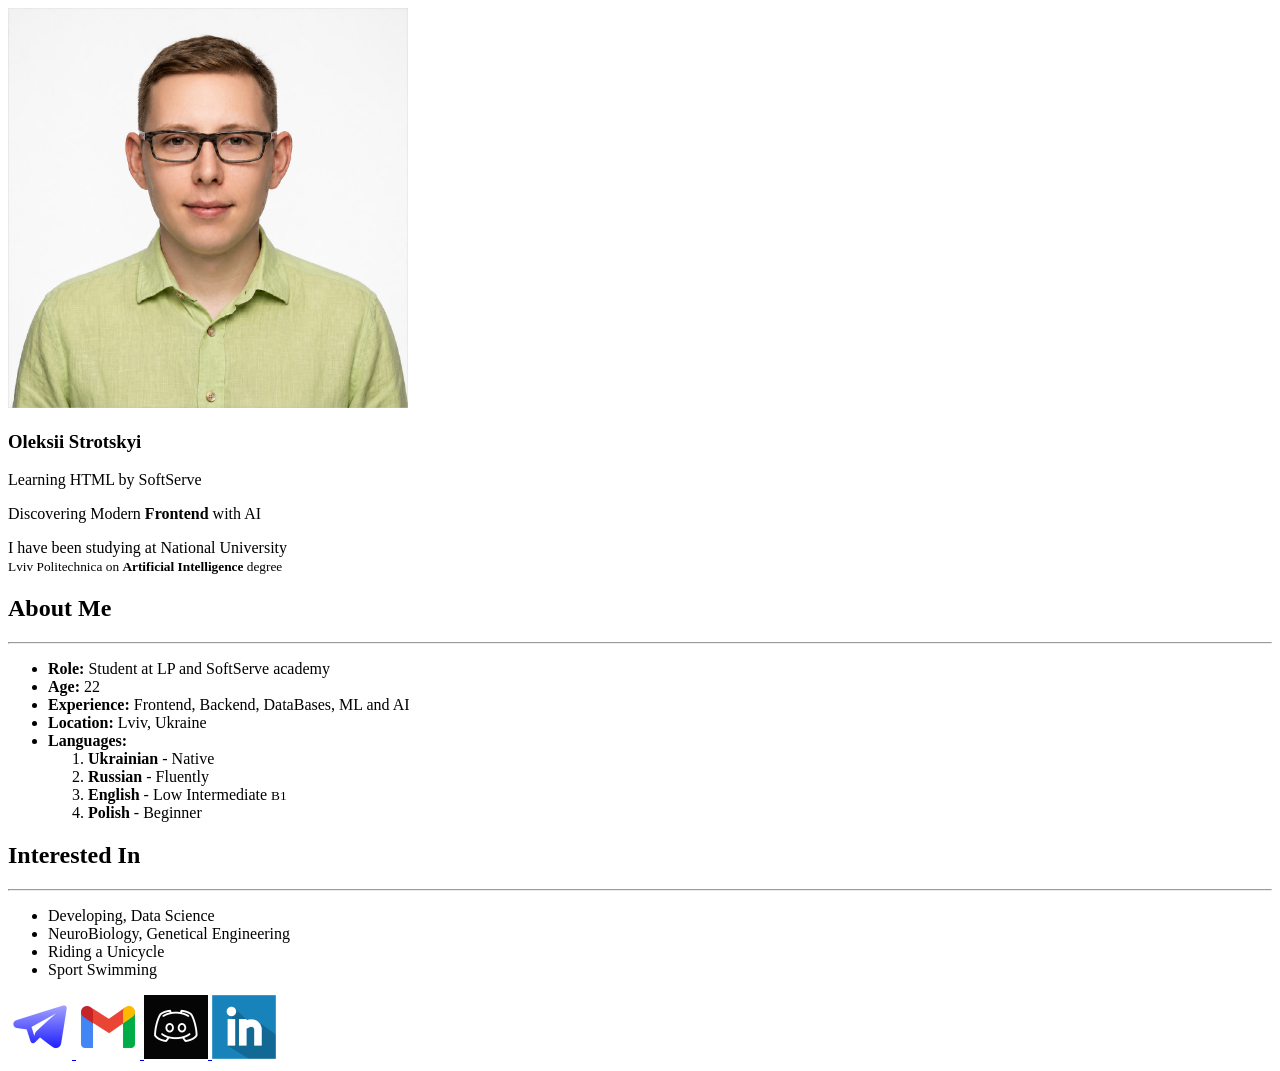
<file: index.html>
<!DOCTYPE html>
<html lang="en">
<head>
    <meta charset="UTF-8">
    <meta name="viewport" content="width=device-width, initial-scale=1.0">
    <title>About Me | Frontend Fundamentals</title>
    <link rel="icon" type="image/x-icon" href="SourcesForPage/sign.ico">
</head>
<body>
    <main>
        <article>
            <section>
                <img src="SourcesForPage/my_face.jpg" alt="Profile photo of Oleksii Strotskyi" width="400" height="400">
                <h1>Oleksii Strotskyi</h1>
                <p>Learning HTML by SoftServe</p>
                <p>Discovering Modern <strong>Frontend</strong> with AI</p>
                <p>
                    I have been studying at National University <br />
                    <small>
                        Lviv Politechnica on <strong>Artificial Intelligence</strong> degree
                    </small>
                </p>
            </section>

            <section>
                <h2>About Me</h2><hr />
                <ul>
                    <li><b>Role:</b> Student at LP and SoftServe academy</li>
                    <li><b>Age:</b> 22</li>
                    <li><b>Experience:</b> Frontend, Backend, DataBases, ML and AI</li>             
                    <li><b>Location:</b> Lviv, Ukraine</li>
                    <li>
                        <strong>Languages:</strong>
                        <ol>
                            <li><b>Ukrainian</b> - Native</li>
                            <li><b>Russian</b> - Fluently</li>
                            <li><strong>English</strong> - Low Intermediate <small>B1</small></li>
                            <li><b>Polish</b> - Beginner</li>
                        </ol>
                    </li>
                </ul>
            </section>

            <section>
                <h2>Interested In</h2><hr />
                <ul>
                    <li>Developing, Data Science</li>
                    <li>NeuroBiology, Genetical Engineering</li>
                    <li>Riding a Unicycle</li>
                    <li>Sport Swimming</li>
                </ul>
            </section>  
        </article>
    </main>

    <footer>
        <div>
            <a href="https://t.me/spirit_king" target="_blank" rel="noopener noreferrer">
                <img src="SourcesForPage/telegram.ico" alt="Telegram Link" width="64" height="64">
            </a>

            <a href="mailto:strotskyi.oleksii@gmail.com">
                <img src="SourcesForPage/gmail.ico" alt="Email Link" width="64" height="64">
            </a>

            <a href="https://discord.com/users/1483195252197294226" target="_blank" rel="noopener noreferrer">
                <img src="SourcesForPage/discord.ico" alt="Discord Link" width="64" height="64">
            </a>

            <a href="#">
                <img src="SourcesForPage/LinkedIn.ico" alt="LinkedIn Link" width="64" height="64">
            </a>
        </div>

    </footer>
</body>
</html>
</file>
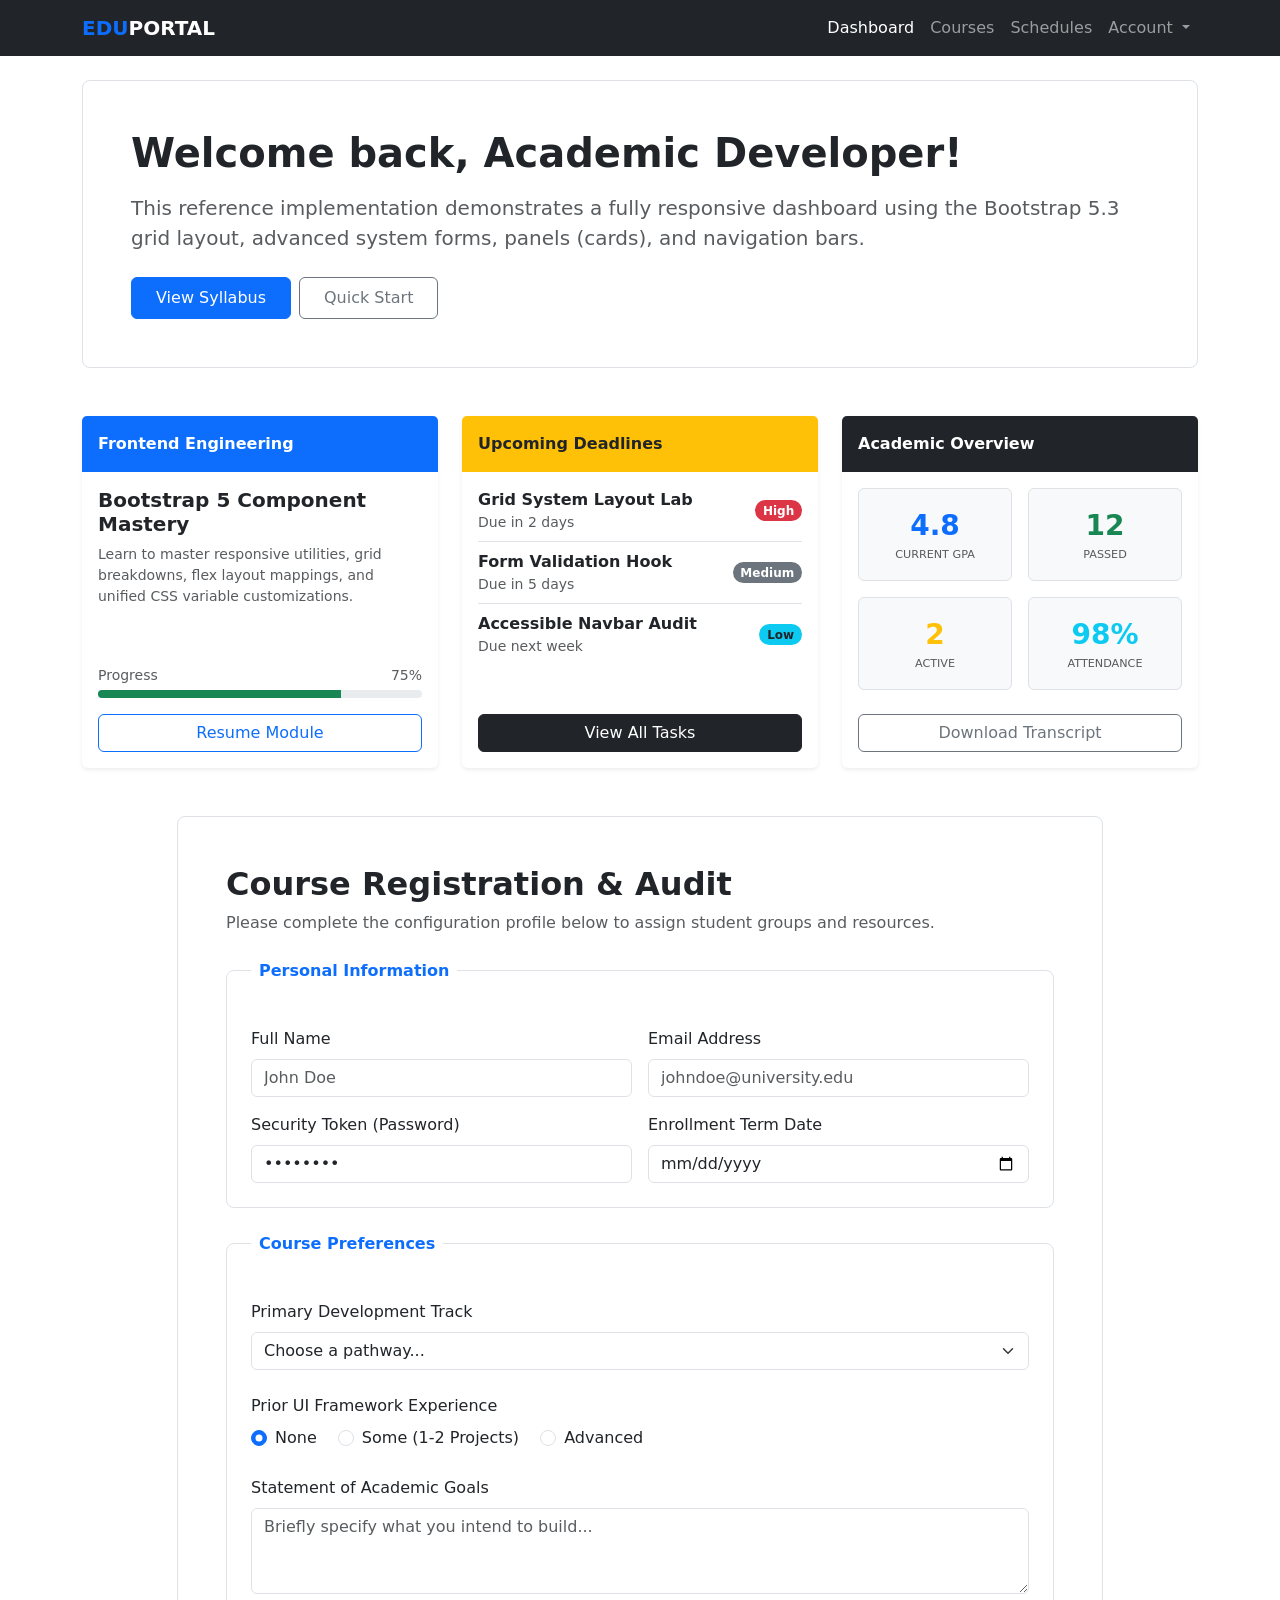
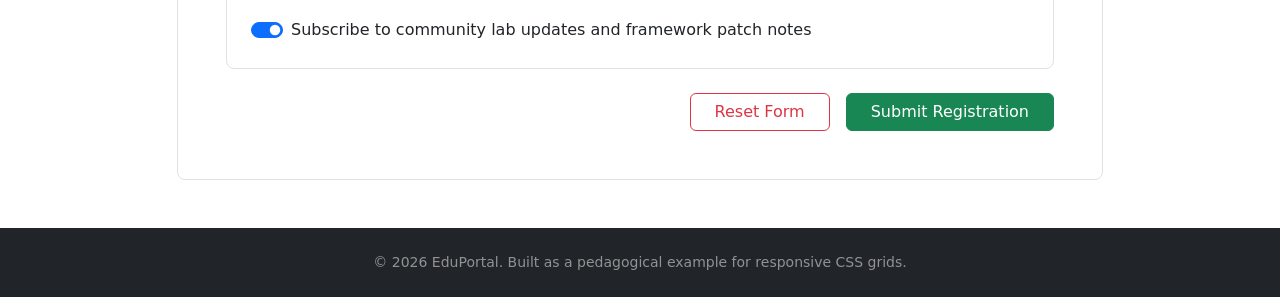
<file: Bootstrap/index.html>
<!DOCTYPE html>
<html lang="en">
<head>
    <meta charset="UTF-8">
    <meta name="viewport" content="width=device-width, initial-scale=1.0">
    <title>Bootstrap-HW</title>
    <link href="https://cdn.jsdelivr.net/npm/bootstrap@5.3.8/dist/css/bootstrap.min.css" rel="stylesheet" integrity="sha384-sRIl4kxILFvY47J16cr9ZwB07vP4J8+LH7qKQnuqkuIAvNWLzeN8tE5YBujZqJLB" crossorigin="anonymous">
</head>
<body>

    <nav class="navbar navbar-expand-lg navbar-dark bg-dark">
        <div class="container">
            
            <a class="navbar-brand fw-bold" href="#">
                <span class="text-primary">EDU</span><span class="text-white">PORTAL</span>
            </a>

            <button class="navbar-toggler" type="button" data-bs-toggle="collapse" data-bs-target="#mainNav" aria-controls="mainNav" aria-expanded="false" aria-label="Toggle navigation">
                <span class="navbar-toggler-icon"></span>
            </button>

            <div class="collapse navbar-collapse" id="mainNav">
                <ul class="navbar-nav ms-auto mb-2 mb-lg-0">
                    
                    <li class="nav-item">
                        <a class="nav-link active" aria-current="page" href="#">Dashboard</a>
                    </li>

                    <li class="nav-item">
                        <a class="nav-link" href="#">Courses</a>
                    </li>

                    <li class="nav-item">
                        <a class="nav-link" href="#">Schedules</a>
                    </li>
                    
                    <li class="nav-item dropdown">
                        <a class="nav-link dropdown-toggle" href="#" id="accountDropdown" role="button" data-bs-toggle="dropdown" aria-expanded="false">
                        Account
                        </a>
                        <ul class="dropdown-menu dropdown-menu-end shadow" aria-labelledby="accountDropdown">
                            <li><a class="dropdown-item" href="#">My Profile</a></li>
                            <li><a class="dropdown-item" href="#">Settings</a></li>
                            <li><hr class="dropdown-divider"></li>
                            <li><a class="dropdown-item text-danger" href="#">Logout</a></li>
                        </ul>
                    </li>

                </ul>
            </div>

        </div>
    </nav>

    <div class="container my-4">
        <div class="bg-white p-4 p-md-5 rounded-3 border">
            
            <h1 class="fw-bold mb-3">Welcome back, Academic Developer!</h1>
            
            <p class="text-muted mb-4 fs-5">
                This reference implementation demonstrates a fully responsive dashboard using the 
                Bootstrap 5.3 grid layout, advanced system forms, panels (cards), and navigation bars.
            </p>
            
            <div class="d-flex gap-2">
                <a href="#" class="btn btn-primary px-4 py-2">View Syllabus</a>
                <a href="#" class="btn btn-outline-secondary px-4 py-2">Quick Start</a>
            </div>

        </div>
    </div>


    <div class="container my-5">
        <div class="row g-4">
            
            <div class="col-12 col-lg-4">
                <div class="card h-100 shadow-sm border-0">
                    <div class="card-header bg-primary text-white py-3 fw-bold border-0">
                        Frontend Engineering
                    </div>

                    <div class="card-body d-flex flex-column">
                        <h5 class="card-title fw-bold">Bootstrap 5 Component Mastery</h5>
                        <p class="card-text text-muted small mb-4">Learn to master responsive utilities, grid breakdowns, flex layout mappings, and unified CSS variable customizations.</p>
                    
                        <div class="mt-auto">
                            <div class="d-flex justify-content-between small text-muted mb-1">
                                <span>Progress</span>
                                <span>75%</span>
                            </div>

                            <div class="progress mb-3" style="height: 8px;">
                                <div class="progress-bar bg-success" role="progressbar" style="width: 75%" aria-valuenow="75" aria-valuemin="0" aria-valuemax="100"></div>
                            </div>
                            <a href="#" class="btn btn-outline-primary w-100">Resume Module</a>
                        </div>
                    </div>
                </div>
            </div>

            <div class="col-12 col-lg-4">
                <div class="card h-100 shadow-sm border-0">
                    <div class="card-header bg-warning text-dark py-3 fw-bold border-0">
                        Upcoming Deadlines
                    </div>

                    <div class="card-body d-flex flex-column">
                        <div class="d-flex justify-content-between align-items-center border-bottom pb-2 mb-2">
                            <div>
                                <div class="fw-bold fs-6">Grid System Layout Lab</div>
                                <div class="small text-muted">Due in 2 days</div>
                            </div>
                            <span class="badge bg-danger rounded-pill">High</span>
                        </div>

                        <div class="d-flex justify-content-between align-items-center border-bottom pb-2 mb-2">
                            <div>
                                <div class="fw-bold fs-6">Form Validation Hook</div>
                                <div class="small text-muted">Due in 5 days</div>
                            </div>
                            <span class="badge bg-secondary rounded-pill">Medium</span>
                        </div>

                        <div class="d-flex justify-content-between align-items-center mb-4">
                            <div>
                                <div class="fw-bold fs-6">Accessible Navbar Audit</div>
                                <div class="small text-muted">Due next week</div>
                            </div>
                            <span class="badge bg-info text-dark rounded-pill">Low</span>
                        </div>

                        <a href="#" class="btn btn-dark w-100 mt-auto">View All Tasks</a>
                    </div>
                </div>
            </div>

            <div class="col-12 col-lg-4">
                <div class="card h-100 shadow-sm border-0">
                    <div class="card-header bg-dark text-white py-3 fw-bold border-0">
                        Academic Overview
                    </div>

                    <div class="card-body d-flex flex-column">                   
                        <div class="row g-3 mb-4">
                            <div class="col-6">
                                <div class="border rounded text-center p-3 bg-light">
                                    <div class="fs-3 fw-bold text-primary">4.8</div>
                                    <div class="small text-muted text-uppercase" style="font-size: 0.7rem;">Current GPA</div>
                                </div>
                            </div>

                            <div class="col-6">
                                <div class="border rounded text-center p-3 bg-light">
                                    <div class="fs-3 fw-bold text-success">12</div>
                                    <div class="small text-muted text-uppercase" style="font-size: 0.7rem;">Passed</div>
                                </div>
                            </div>

                            <div class="col-6">
                                <div class="border rounded text-center p-3 bg-light">
                                    <div class="fs-3 fw-bold text-warning">2</div>
                                    <div class="small text-muted text-uppercase" style="font-size: 0.7rem;">Active</div>
                                </div>
                            </div>

                            <div class="col-6">
                                <div class="border rounded text-center p-3 bg-light">
                                    <div class="fs-3 fw-bold text-info">98%</div>
                                    <div class="small text-muted text-uppercase" style="font-size: 0.7rem;">Attendance</div>
                                </div>
                            </div>
                        </div>

                        <a href="#" class="btn btn-outline-secondary w-100 mt-auto">Download Transcript</a>
                    </div>

                </div>
            </div>

        </div>
    </div>
    

    <div class="container my-5">

        <div class="row justify-content-center">
            <div class="col-12 col-lg-10">
                <div class="bg-white p-4 p-md-5 rounded-3 border">
                    
                    <h2 class="fw-bold mb-2">Course Registration & Audit</h2>
                    <p class="text-muted mb-4">Please complete the configuration profile below to assign student groups and resources.</p>

                    <form>
                    
                        <fieldset class="border p-4 rounded-3 mb-4 position-relative">
                            <legend class="float-none w-auto px-2 fs-6 fw-bold text-primary mb-0">Personal Information</legend>
                            
                            <div class="row g-3 mt-1">
                                <div class="col-12 col-md-6">
                                    <label class="form-label">Full Name</label>
                                    <input type="text" class="form-control" placeholder="John Doe">
                                </div>

                                <div class="col-12 col-md-6">
                                    <label class="form-label">Email Address</label>
                                    <input type="email" class="form-control" placeholder="johndoe@university.edu">
                                </div>

                                <div class="col-12 col-md-6">
                                    <label class="form-label">Security Token (Password)</label>
                                    <input type="password" class="form-control" value="........">
                                </div>
                                
                                <div class="col-12 col-md-6">
                                    <label class="form-label">Enrollment Term Date</label>
                                    <input type="date" class="form-control">
                                </div>
                            </div>
                        </fieldset>

                        <fieldset class="border p-4 rounded-3 mb-4 position-relative">
                            <legend class="float-none w-auto px-2 fs-6 fw-bold text-primary mb-0">Course Preferences</legend>
                            
                            <div class="row g-3 mt-1">
                                <div class="col-12">
                                    <label class="form-label">Primary Development Track</label>
                                    <select class="form-select" aria-label="Primary Development Track">
                                        <option selected disabled value="">Choose a pathway...</option>
                                        <option value="1">Frontend Architecture (HTML/CSS/Bootstrap)</option>
                                        <option value="2">Backend Engineering (Node.js/Python)</option>
                                        <option value="3">Full-Stack Advanced Applications</option>
                                    </select>
                                </div>
                                
                                <div class="col-12 mt-4">
                                    <label class="form-label d-block mb-2">Prior UI Framework Experience</label>
                                    <div class="form-check form-check-inline">
                                        <input class="form-check-input" type="radio" name="experience" id="expNone" checked>
                                        <label class="form-check-label" for="expNone">None</label>
                                    </div>
                                    <div class="form-check form-check-inline">
                                        <input class="form-check-input" type="radio" name="experience" id="expSome">
                                        <label class="form-check-label" for="expSome">Some (1-2 Projects)</label>
                                    </div>
                                    <div class="form-check form-check-inline">
                                        <input class="form-check-input" type="radio" name="experience" id="expAdv">
                                        <label class="form-check-label" for="expAdv">Advanced</label>
                                    </div>
                                </div>
                                
                                <div class="col-12 mt-4">
                                    <label class="form-label">Statement of Academic Goals</label>
                                    <textarea class="form-control" rows="3" placeholder="Briefly specify what you intend to build..."></textarea>
                                </div>
                                
                                <div class="col-12 mt-4">
                                    <div class="form-check form-switch">
                                        <input class="form-check-input" type="checkbox" id="subscribeSwitch" checked>
                                        <label class="form-check-label" for="subscribeSwitch">Subscribe to community lab updates and framework patch notes</label>
                                    </div>
                                </div>
                            </div>
                        </fieldset>

                        <div class="d-flex justify-content-end gap-3 mt-4">
                            <button type="reset" class="btn btn-outline-danger px-4">Reset Form</button>
                            <button type="submit" class="btn btn-success px-4">Submit Registration</button>
                        </div>

                    </form>
                </div>
            </div>
        </div>

    </div>

    <footer class="bg-dark text-center py-4 mt-5">
        <div class="container">
            <p class="mb-0 text-white-50 small">
                &copy; 2026 EduPortal. Built as a pedagogical example for responsive CSS grids.
            </p>
        </div>
    </footer>

    <script src="https://cdn.jsdelivr.net/npm/bootstrap@5.3.8/dist/js/bootstrap.bundle.min.js" integrity="sha384-FKyoEForCGlyvwx9Hj09JcYn3nv7wiPVlz7YYwJrWVcXK/BmnVDxM+D2scQbITxI" crossorigin="anonymous"></script>
</body>
</html>
</file>
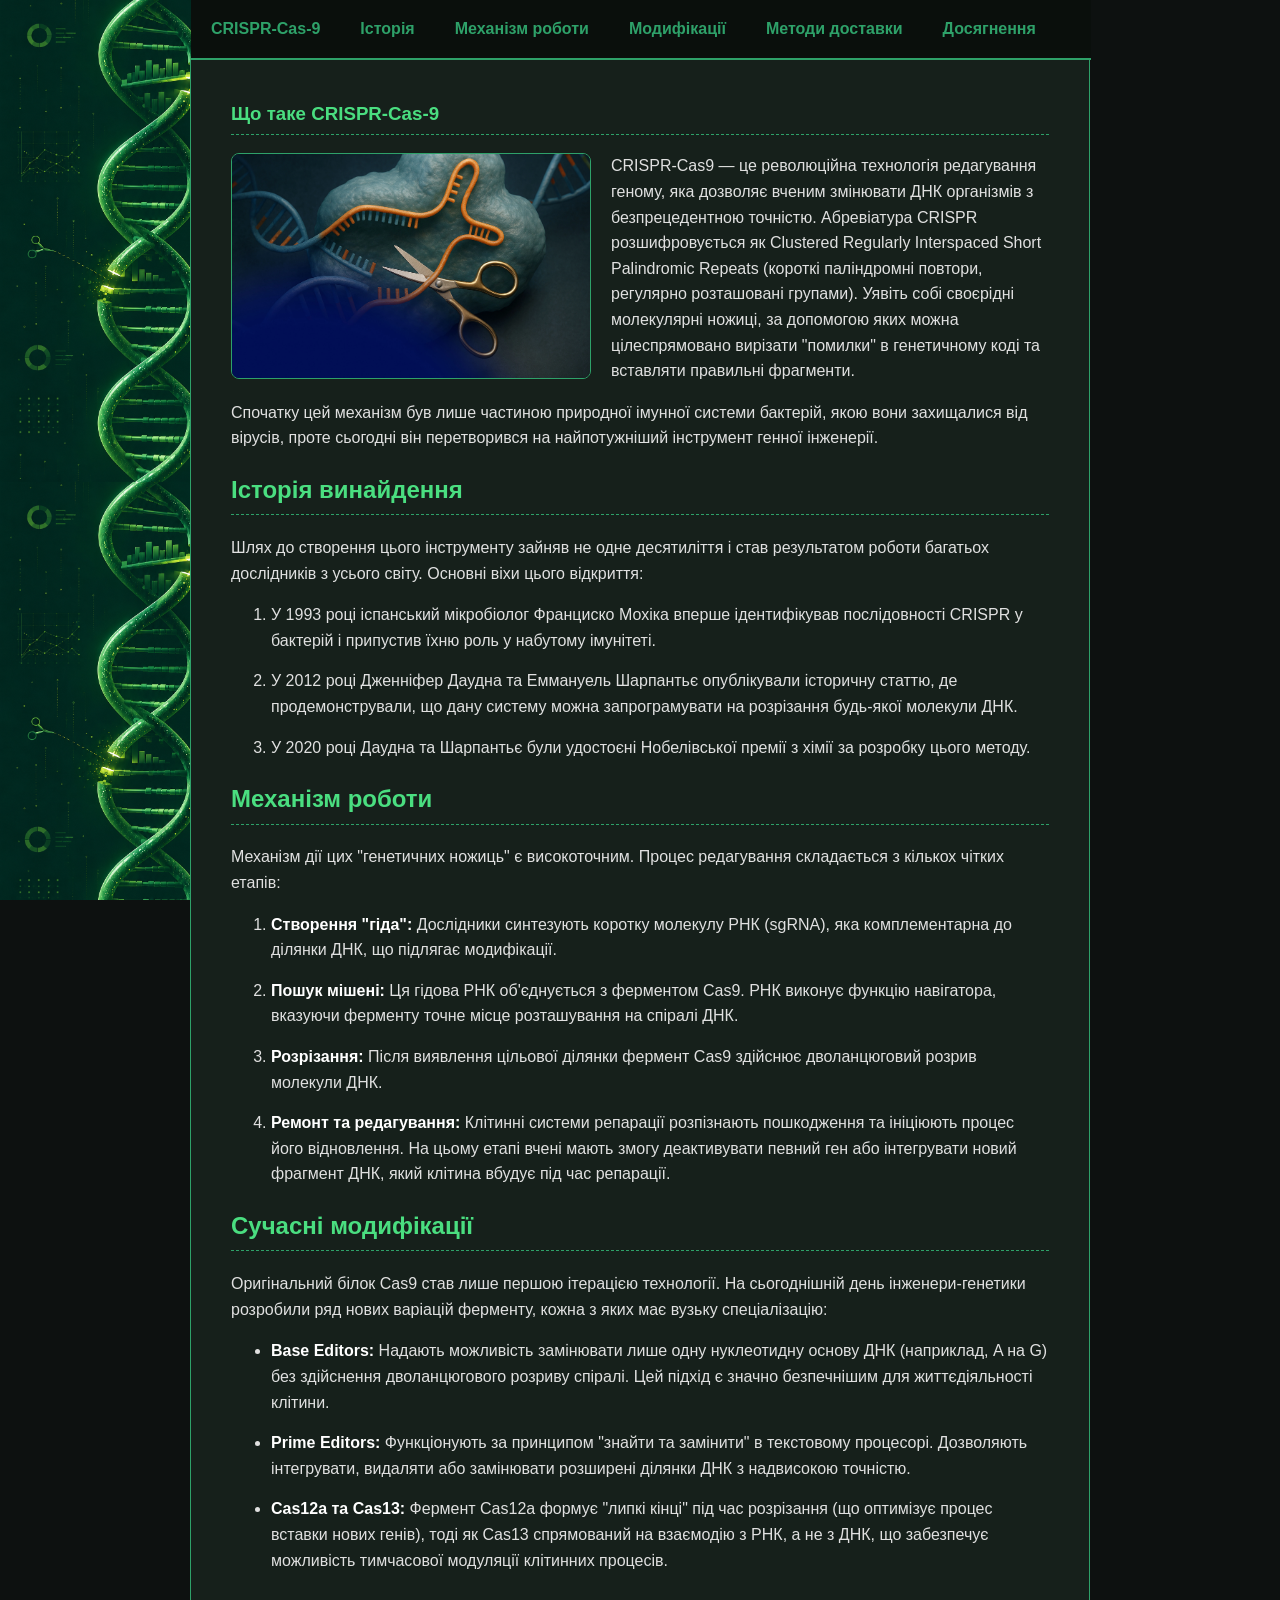
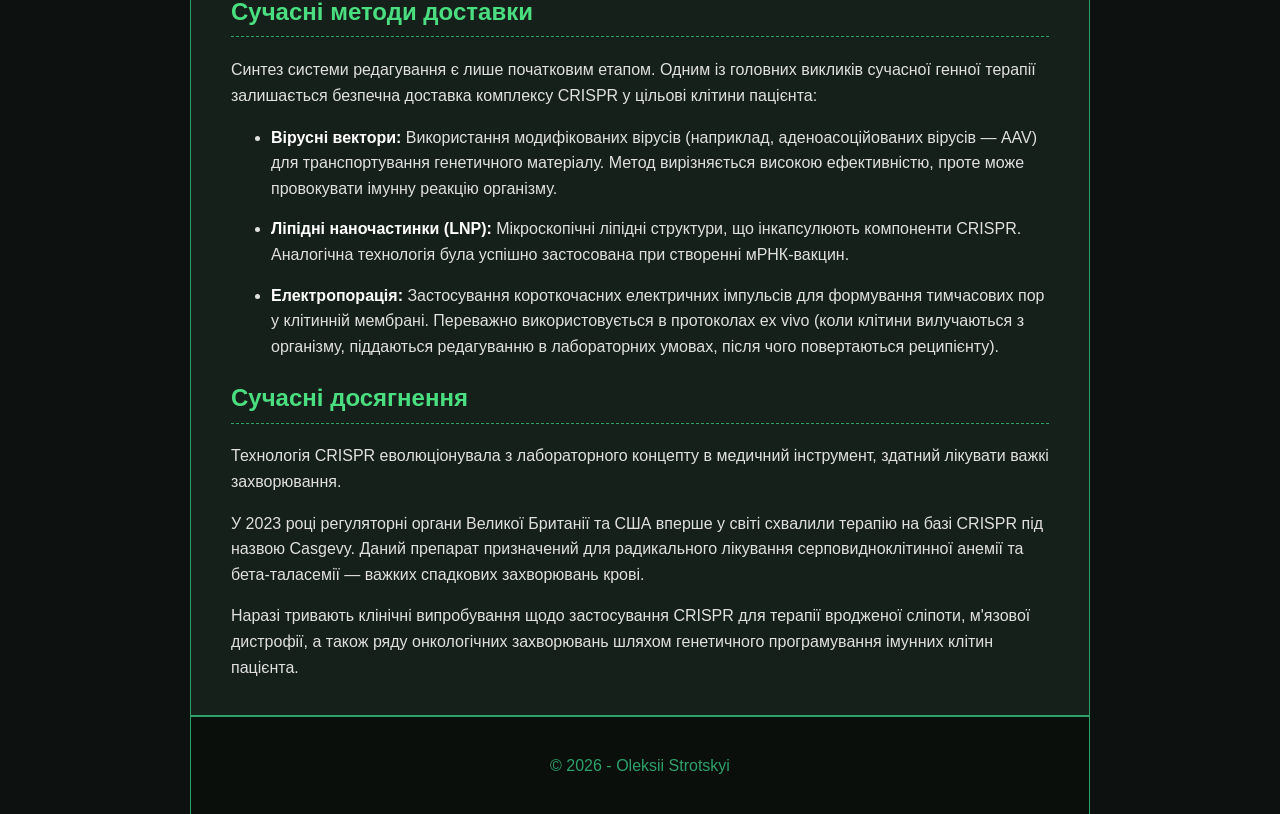
<file: CSS-2HW/index.html>
<!DOCTYPE html>
<html lang="uk">
<head>
    <meta charset="UTF-8">
    <meta name="viewport" content="width=device-width, initial-scale=1.0">
    <title>Modern CRISPR-Cas9</title>
    <!-- <link rel="stylesheet" href="crispr_page_design.css"> -->
    <link rel="stylesheet" href="crispr_page_design_with_ai.css">
</head>
<body>
    <div class="dna-background"></div>
    <header>
        <nav>
            <ul>
                <li><a href="#crispr">CRISPR-Cas-9</a></li>
                <li><a href="#history">Історія</a></li>
                <li><a href="#how_works">Механізм роботи</a></li>
                <li><a href="#modification">Модифікації</a></li>
                <li><a href="#delivery">Методи доставки</a></li>
                <li><a href="#achievement">Досягнення</a></li>
            </ul>
        </nav>
    </header>

    <main>
        <article>
            <section>
                <h1 id="crispr">Що таке CRISPR-Cas-9</h1>
                <img src="sources/crisper.webp" alt="Crisper in cell">
                <p>
                    CRISPR-Cas9 — це революційна технологія редагування геному,
                    яка дозволяє вченим змінювати ДНК організмів з безпрецедентною точністю. 
                    Абревіатура CRISPR розшифровується як Clustered Regularly Interspaced Short Palindromic Repeats 
                    (короткі паліндромні повтори, регулярно розташовані групами). 
                    Уявіть собі своєрідні молекулярні ножиці, 
                    за допомогою яких можна цілеспрямовано вирізати "помилки" в генетичному коді та вставляти правильні фрагменти.
                </p>

                <p>
                    Спочатку цей механізм був лише частиною природної імунної системи бактерій, 
                    якою вони захищалися від вірусів, проте сьогодні він перетворився на найпотужніший інструмент генної інженерії.
                </p>
                
            </section>

            <section>
                <h2 id="history">Історія винайдення</h2>
                <p>
                    Шлях до створення цього інструменту зайняв не одне десятиліття і 
                    став результатом роботи багатьох дослідників з усього світу. 
                    Основні віхи цього відкриття:
                </p> 

                <ol>
                    <li>У 1993 році іспанський мікробіолог Франциско Мохіка вперше ідентифікував послідовності CRISPR у бактерій і припустив їхню роль у набутому імунітеті.</li>
                    <li>У 2012 році Дженніфер Даудна та Еммануель Шарпантьє опублікували історичну статтю, де продемонстрували, що дану систему можна запрограмувати на розрізання будь-якої молекули ДНК.</li>
                    <li>У 2020 році Даудна та Шарпантьє були удостоєні Нобелівської премії з хімії за розробку цього методу.</li>
                </ol>   
            </section>

            <section>
                <h2 id="how_works">Механізм роботи</h2>
                <p>
                    Механізм дії цих "генетичних ножиць" є високоточним. Процес редагування складається з кількох чітких етапів:
                </p>

                <ol>
                    <li><strong>Створення "гіда": </strong>Дослідники синтезують коротку молекулу РНК (sgRNA), яка комплементарна до ділянки ДНК, що підлягає модифікації.</li>
                    <li><strong>Пошук мішені: </strong>Ця гідова РНК об'єднується з ферментом Cas9. РНК виконує функцію навігатора, вказуючи ферменту точне місце розташування на спіралі ДНК.</li>
                    <li><strong>Розрізання: </strong>Після виявлення цільової ділянки фермент Cas9 здійснює дволанцюговий розрив молекули ДНК.</li>
                    <li>
                        <strong>Ремонт та редагування: </strong>
                        Клітинні системи репарації розпізнають пошкодження та ініціюють процес його відновлення. 
                        На цьому етапі вчені мають змогу деактивувати певний ген або інтегрувати новий фрагмент ДНК, 
                        який клітина вбудує під час репарації.
                    </li>
                </ol>

            </section>

            <section>
                <h2 id="modification">Сучасні модифікації</h2>
                <p>
                    Оригінальний білок Cas9 став лише першою ітерацією технології. 
                    На сьогоднішній день інженери-генетики розробили ряд нових варіацій ферменту, кожна з яких має вузьку спеціалізацію:
                </p>

                <ul>
                    <li>
                        <b>Base Editors: </b>
                        Надають можливість замінювати лише одну нуклеотидну основу ДНК (наприклад, A на G) 
                        без здійснення дволанцюгового розриву спіралі. 
                        Цей підхід є значно безпечнішим для життєдіяльності клітини.
                    </li>

                    <li>
                        <b>Prime Editors: </b>
                        Функціонують за принципом "знайти та замінити" в текстовому процесорі. 
                        Дозволяють інтегрувати, видаляти або замінювати розширені ділянки ДНК з надвисокою точністю.
                    </li>

                    <li>
                        <b>Cas12a та Cas13: </b>
                        Фермент Cas12a формує "липкі кінці" під час розрізання (що оптимізує процес вставки нових генів), 
                        тоді як Cas13 спрямований на взаємодію з РНК, а не з ДНК, 
                        що забезпечує можливість тимчасової модуляції клітинних процесів.
                    </li>
                </ul>
            </section>

            <section>
                <h2 id="delivery">Сучасні методи доставки</h2>
                <p>
                    Синтез системи редагування є лише початковим етапом. 
                    Одним із головних викликів сучасної генної терапії залишається безпечна доставка комплексу CRISPR у цільові клітини пацієнта:
                </p>

                <ul>
                    <li>
                        <b>Вірусні вектори: </b>
                        Використання модифікованих вірусів (наприклад, аденоасоційованих вірусів — AAV) для транспортування генетичного матеріалу. 
                        Метод вирізняється високою ефективністю, проте може провокувати імунну реакцію організму.
                    </li>

                    <li>
                        <strong>Ліпідні наночастинки (LNP): </strong>
                        Мікроскопічні ліпідні структури, що інкапсулюють компоненти CRISPR. 
                        Аналогічна технологія була успішно застосована при створенні мРНК-вакцин.
                    </li>

                    <li>
                        <b>Електропорація: </b>
                        Застосування короткочасних електричних імпульсів для формування тимчасових пор у клітинній мембрані. 
                        Переважно використовується в протоколах ex vivo (коли клітини вилучаються з організму, 
                        піддаються редагуванню в лабораторних умовах, після чого повертаються реципієнту).
                    </li>
                </ul>
            </section>

            <section>
                <h2 id="achievement">Сучасні досягнення</h2>
                <p>
                    Технологія CRISPR еволюціонувала з лабораторного концепту в медичний інструмент, здатний лікувати важкі захворювання.
                </p>

                <p>
                    У 2023 році регуляторні органи Великої Британії та США вперше у світі схвалили терапію на базі CRISPR під назвою Casgevy. 
                    Даний препарат призначений для радикального лікування серповидноклітинної анемії та бета-таласемії — важких спадкових захворювань крові.
                </p>

                <p>
                    Наразі тривають клінічні випробування щодо застосування CRISPR для терапії вродженої сліпоти, м'язової дистрофії, 
                    а також ряду онкологічних захворювань шляхом генетичного програмування імунних клітин пацієнта.
                </p>
            </section>
        </article>

    </main>

    <footer>
        <div>
            <p>&copy; 2026 - Oleksii Strotskyi</p>
        </div>
    </footer>
    
</body>
</html>
</file>
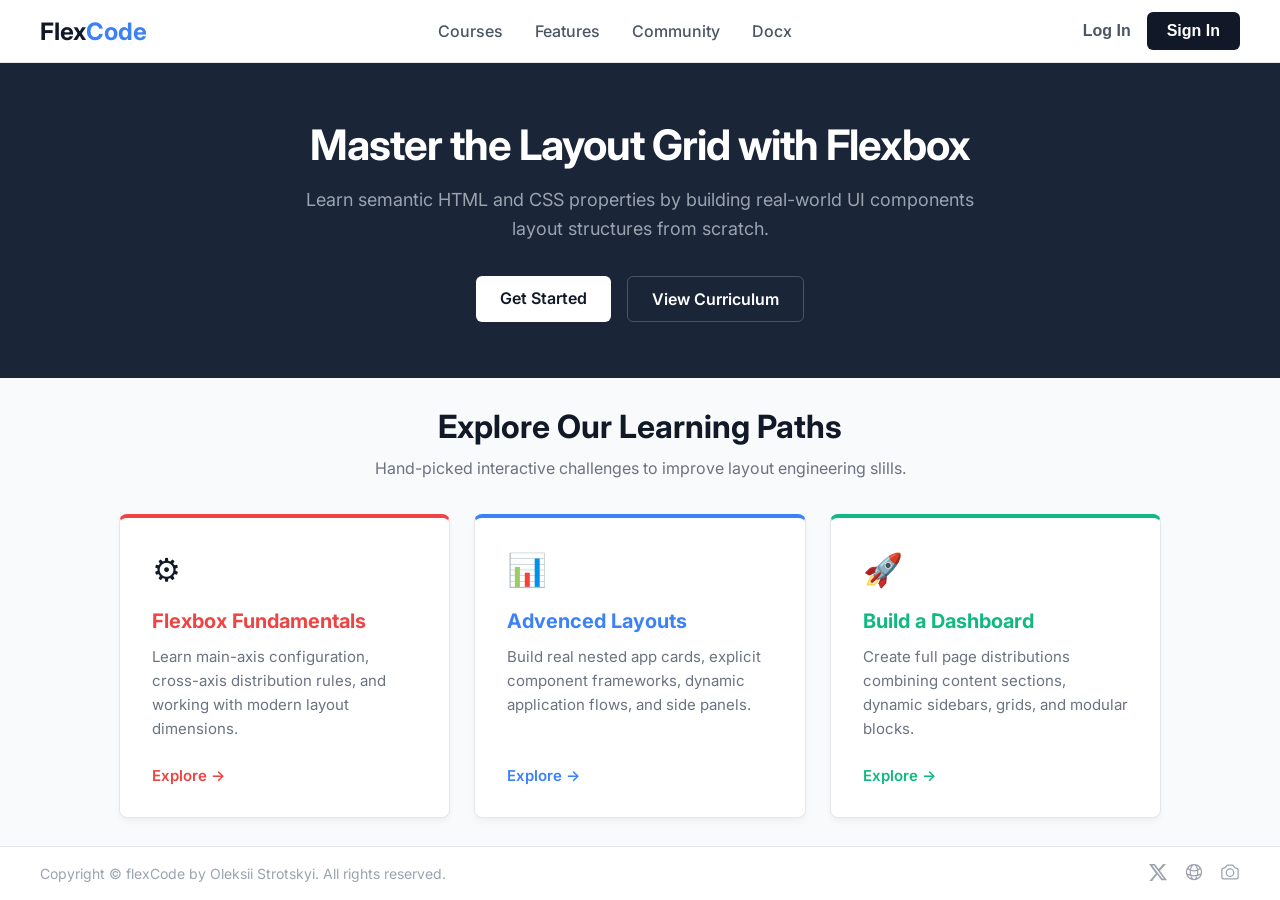
<file: CSS-3FlexHW/index.html>
<!DOCTYPE html>
<html lang="en">
<head>
    <meta charset="UTF-8">
    <meta name="viewport" content="width=device-width, initial-scale=1.0">
    <title>FlexCode Page</title>
    <link rel="stylesheet" href="reverse_design.css">
</head>
<body>
    <header>
        <div>
            <strong>Flex<span>Code</span></strong>
        </div>
        
        <div>
            <nav>
                <ul>
                    <li><a href="#">Courses</a></li>
                    <li><a href="#">Features</a></li>
                    <li><a href="#">Community</a></li>
                    <li><a href="#">Docx</a></li>
                </ul>
            </nav>
        </div>

        <div>
            <button type="button">Log In</button>
            <button type="button">Sign In</button>
        </div>
    </header>

    <main>
        <section>
            <h1>Master the Layout Grid with Flexbox</h1>
            <p>Learn semantic HTML and CSS properties by building real-world UI components <br />layout structures from scratch.</p>
            <div>
                <a href="#" target="_blank" rel="noopener noreferrer">Get Started</a>
                <a href="#" target="_blank" rel="noopener noreferrer">View Curriculum</a>
            </div>
        </section>

        <section>
            <h2>Explore Our Learning Paths</h2>
            <p>Hand-picked interactive challenges to improve layout engineering slills.</p>
            <section>
                <div>
                    <span style="font-size: 32px; margin-bottom: 20px; display: block;">⚙️</span>
                    <h2>Flexbox Fundamentals</h2>
                    <p>Learn main-axis configuration, cross-axis distribution rules, and working with modern layout dimensions.</p>
                    <p><a href="#" target="_blank" rel="noopener noreferrer">Explore &#8594</a></p>
                </div>

                <div>
                    <span style="font-size: 32px; margin-bottom: 20px; display: block;">📊</span>
                    <h2>Advenced Layouts</h2>
                    <p>Build real nested app cards, explicit component frameworks, dynamic application flows, and side panels.</p>
                    <p><a href="#" target="_blank" rel="noopener noreferrer">Explore &#8594</a></p>
                </div>

                <div>
                    <span style="font-size: 32px; margin-bottom: 20px; display: block;">🚀</span>
                    <h2>Build a Dashboard</h2>
                    <p>Create full page distributions combining content sections, dynamic sidebars, grids, and modular blocks.</p>
                    <p><a href="#" target="_blank" rel="noopener noreferrer">Explore &#8594</a></p>
                </div>
            </section>

        </section>
    </main>

    

    <footer>    
        <p>Copyright &copy; flexCode by Oleksii Strotskyi. All rights reserved.</p>
        <div>
            <a href="#" target="_blank" rel="noopener noreferrer" aria-label="Twitter">
                <svg xmlns="http://www.w3.org/2000/svg" viewBox="0 0 24 24" fill="currentColor">
                    <path d="M18.244 2.25h3.308l-7.227 8.26 8.502 11.24H16.17l-5.214-6.817L4.99 22.75H1.68l7.73-8.835L1.254 2.25H8.08l4.713 6.231zm-1.161 17.52h1.833L7.084 4.126H5.117z"/>
                </svg>
            </a>

            <a href="#" target="_blank" rel="noopener noreferrer" aria-label="Website">
                <svg xmlns="http://www.w3.org/2000/svg" fill="none" viewBox="0 0 24 24" stroke-width="1.5" stroke="currentColor">
                    <path stroke-linecap="round" stroke-linejoin="round" d="M12 21a9.004 9.004 0 008.716-6.747M12 21a9.004 9.004 0 01-8.716-6.747M12 21c2.485 0 4.5-4.03 4.5-9S14.485 3 12 3m0 18c-2.485 0-4.5-4.03-4.5-9S9.515 3 12 3m0 0a8.997 8.997 0 017.843 4.582M12 3a8.997 8.997 0 00-7.843 4.582m15.686 0A11.953 11.953 0 0112 10.5c-2.998 0-5.74-1.1-7.843-2.918m15.686 0A8.959 8.959 0 0121 12c0 .778-.099 1.533-.284 2.253m0 0A17.919 17.919 0 0112 16.5c-3.162 0-6.133-.815-8.716-2.247m0 0A9.015 9.015 0 013 12c0-1.605.42-3.113 1.157-4.418" />
                </svg>
            </a>

            <a href="#" target="_blank" rel="noopener noreferrer" aria-label="Camera">
                <svg xmlns="http://www.w3.org/2000/svg" fill="none" viewBox="0 0 24 24" stroke-width="1.5" stroke="currentColor">
                    <path stroke-linecap="round" stroke-linejoin="round" d="M6.827 6.175A2.31 2.31 0 0 1 5.186 7.23c-.38.054-.757.112-1.134.175C2.999 7.58 2.25 8.507 2.25 9.574V18a2.25 2.25 0 0 0 2.25 2.25h15A2.25 2.25 0 0 0 21.75 18V9.574c0-1.067-.75-1.994-1.802-2.169a47.865 47.865 0 0 0-1.134-.175 2.31 2.31 0 0 1-1.64-1.055l-.822-1.316a2.192 2.192 0 0 0-1.736-1.039 48.774 48.774 0 0 0-5.232 0 2.192 2.192 0 0 0-1.736 1.039l-.821 1.316Z" />
                    <path stroke-linecap="round" stroke-linejoin="round" d="M16.5 12.75a4.5 4.5 0 1 1-9 0 4.5 4.5 0 0 1 9 0Z" />
                </svg>
            </a>
        </div>
    </footer>
    
</body>
</html>
</file>
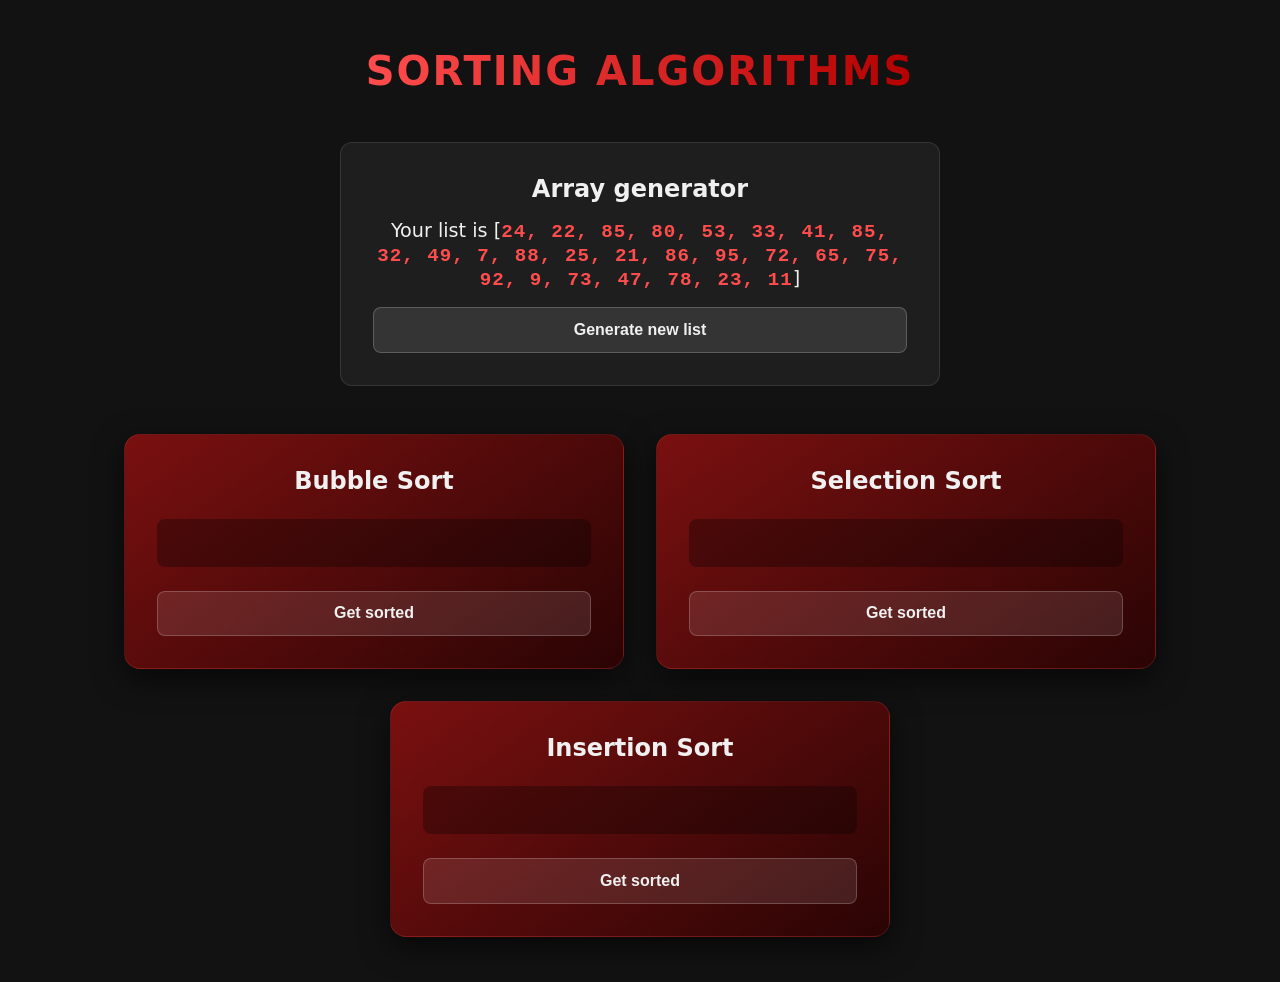
<file: JS-Task-first/index.html>
<!DOCTYPE html>
<html lang="en">
<head>
    <meta charset="UTF-8">
    <meta name="viewport" content="width=device-width, initial-scale=1.0">
    <title>Sorting | JavaScript</title>

    <style>
        :root {
            --bg-main: #121212;
            --text-main: #f0f0f0;
            --card-gradient: linear-gradient(145deg, #7a1010, #2b0404);
            --card-shadow: 0 10px 30px rgba(0, 0, 0, 0.6);
            --btn-bg: rgba(255, 255, 255, 0.1);
            --btn-hover: rgba(255, 255, 255, 0.2);
            --accent: #ff4d4d;
        }

        * {
            padding: 0;
            margin: 0;
            box-sizing: border-box; 
        }

        body {
            background-color: var(--bg-main);
            color: var(--text-main);
            font-family: system-ui, -apple-system, sans-serif;
            min-height: 100vh;
            
            display: flex;
            flex-direction: column;
            align-items: center;
            padding: 3rem 1rem;
        }

        header {
            margin-bottom: 3rem;
        }

        header h1 {
            font-size: 2.5rem;
            text-transform: uppercase;
            letter-spacing: 2px;
            background: linear-gradient(to right, #ff4d4d, #b30000);
            
            -webkit-background-clip: text;
            -webkit-text-fill-color: transparent;
            
            background-clip: text;
            color: transparent;
        }

        article {
            display: flex;
            flex-direction: column;
            align-items: center;
            gap: 3rem;
            width: 100%;
            max-width: 1600px;
        }

        article > div:first-child {
            background: rgba(255, 255, 255, 0.05);
            padding: 2rem;
            border-radius: 12px;
            text-align: center;
            border: 1px solid rgba(255, 255, 255, 0.1);
            width: 100%;
            max-width: 600px;
        }

        article > div:first-child p {
            font-size: 1.2rem;
            margin: 1rem 0;
        }

        article > div:first-child span {
            color: var(--accent);
            font-family: monospace;
            font-weight: bold;
            letter-spacing: 1px;
        }

        article > div:last-child {
            display: flex;
            flex-wrap: wrap; 
            justify-content: center;
            gap: 2rem;
            width: 100%;
        }

        section {
            background: var(--card-gradient);
            border-radius: 16px;
            padding: 2rem;
            width: 500px;
            
            display: flex;
            flex-direction: column;
            align-items: center;
            gap: 1.5rem;
            
            box-shadow: var(--card-shadow);
            border: 1px solid rgba(255, 100, 100, 0.15);
            transition: transform 0.3s ease, box-shadow 0.3s ease;
        }

        section:hover {
            transform: translateY(-8px);
            box-shadow: 0 15px 40px rgba(255, 77, 77, 0.15);
        }

        section h2 {
            font-size: 1.5rem;
            text-align: center;
        }

        section p {
            width: 100%;
            min-height: 48px;
            background: rgba(0, 0, 0, 0.3);
            border-radius: 8px;
            padding: 0.75rem;
            text-align: center;
            font-family: monospace;
            color: var(--accent);
            word-break: break-word;
        }

        button {
            background: var(--btn-bg);
            color: var(--text-main);
            border: 1px solid rgba(255, 255, 255, 0.2);
            padding: 0.8rem 1.5rem;
            border-radius: 8px;
            font-size: 1rem;
            font-weight: 600;
            cursor: pointer;
            transition: all 0.2s ease;
            width: 100%;
        }

        button:hover {
            background: var(--btn-hover);
            border-color: var(--accent);
            transform: scale(1.03);
        }

        button:active {
            transform: scale(0.97);
        }
    </style>
</head>
<body>

    <header>
        <h1>Sorting Algorithms</h1>
    </header>

    <article>
        <div>
            <h2>Array generator</h2>
            <p>Your list is [<span id="generated-list"></span>]</p>
            <button id="generate-list">Generate new list</button>
        </div>

        <div>
            <section>
                <h2>Bubble Sort</h2>
                <p id="bs-list"></p>
                <button id="bs-bttn">Get sorted</button>
            </section>

            <section>
                <h2>Selection Sort</h2>
                <p id="ss-list"></p>
                <button id="ss-bttn">Get sorted</button>
            </section>

            <section>
                <h2>Insertion Sort</h2>
                <p id="is-list"></p>
                <button id="is-bttn">Get sorted</button>
            </section>
        </div>
        
    </article>

    <script type="module" src="./DOM.js"></script>
</body>
</html>
</file>
<file: CSS-2HW/crispr_page_design.css>
* {
    font-family: Verdana, Geneva, Tahoma, sans-serif;
    font-size: 16px;
}

body {
    margin: 0 auto;
    width: 900px;
    border: 1px solid;
    background-color: rgb(53, 207, 18);
}

img {
    width: 360px;
    height: 216px;
    float: left;
    padding-right: 5px;
}

.dna-background {
    background-image: url('sources/dna_helix.png');
    background-repeat: repeat-y; 
    background-size: 100% auto; 

    position: fixed; 
    top: 0;
    left: 0;

    width: 300px; 
    height: 100vh; 

    z-index: -1; 
}

nav > ul {
    list-style-type: none;
    margin: 0;
    padding: 0;
    overflow: hidden;
    background-color: rgb(0, 79, 0);
}

nav > ul li {
    float: left;
}

nav > ul li a {
    display: block;
    color: white;
    text-align: center;
    padding: 14px 16px;
    text-decoration: none;
}

nav > ul li a:hover {
    background-color: rgb(0, 52, 0);
}


nav {
    position: fixed;
    max-width: 900px;
    width: 100%;
    top: 0;
}


h1, h2 {
    scroll-margin-top: 60px;
}

main {
    margin-top: 60px;
}

html {
    scroll-behavior: smooth;
    background-color: aquamarine;
}

h1, h2, p, section > ul li, section > ol li {
    padding-left: 10px;
    padding-right: 10px;
    color: aliceblue;
}

footer {
    background-color: rgb(0, 79, 0);
    text-align: center;
}
</file>
<file: CSS-2HW/crispr_page_design_with_ai.css>
* {
    font-family: 'Segoe UI', Tahoma, Geneva, Verdana, sans-serif; 
    box-sizing: border-box; 
}

html {
    scroll-behavior: smooth;
    background-color: #0d1110; 
}

body {
    margin: 0 auto;
    width: 900px;
    background-color: #16201b; 
    border-left: 1px solid #2ea169; 
    border-right: 1px solid #2ea169;
    color: #e0e0e0; 
    line-height: 1.6; 
}

nav {
    position: fixed;
    max-width: 900px;
    width: 100%;
    top: 0;
    z-index: 10; 
    border-bottom: 2px solid #2ea169; 
}

nav > ul {
    list-style-type: none;
    margin: 0;
    padding: 0;
    overflow: hidden;
    background-color: #0a0f0c; 
}

nav > ul li {
    float: left;
}

nav > ul li a {
    display: block;
    color: #2ea169; 
    text-align: center;
    padding: 16px 20px;
    text-decoration: none;
    font-weight: bold;
    transition: 0.3s; 
}

nav > ul li a:hover {
    background-color: #2ea169;
    color: #0a0f0c; 
}

main {
    margin-top: 60px;
    padding: 20px 40px; 
}

h1, h2 {
    scroll-margin-top: 80px;
    color: #4ade80; 
    border-bottom: 1px dashed #2ea169; 
    padding-bottom: 5px;
}

p, section > ul li, section > ol li {
    margin-bottom: 15px; 
}

strong, b {
    color: #ffffff; 
}

img {
    width: 360px;
    height: auto; 
    float: left;
    margin-right: 20px; 
    margin-bottom: 10px;
    border: 1px solid #2ea169;
    border-radius: 8px; 
}

.dna-background {
    background-image: url('sources/dna_helix.png');
    background-repeat: repeat-y; 
    background-size: 100% auto; 
    position: fixed; 
    top: 0;
    left: 0;
    width: 300px; 
    height: 100vh; 
    z-index: -1; 
}

footer {
    background-color: #0a0f0c;
    color: #2ea169;
    text-align: center;
    padding: 20px;
    border-top: 2px solid #2ea169;
}
</file>
<file: CSS-3FlexHW/reverse_design.css>
@import url('https://fonts.googleapis.com/css2?family=Inter:wght@400;500;600;700&display=swap');

* {
    padding: 0;
    margin: 0;
    box-sizing: border-box;
}

body {
    font-family: 'Inter', system-ui, sans-serif;
    color: #111827; 
    overflow-x: hidden; 
}

header {
    display: flex;
    min-height: 7vh; 
    justify-content: space-between;
    align-items: center; 
    padding: 0 40px; 
    border-bottom: 1px solid #e5e7eb; 
    background-color: white;
    flex-wrap: wrap;
}

header div:first-child strong {
    font-size: 24px; 
    font-weight: 700;
    color: #111827;
}

header div:first-child span {
    color: #3b82f6; 
}

header nav ul {
    display: flex;
    list-style: none; 
    gap: 32px;       
    align-items: center;
    flex-wrap: wrap;
}

header nav ul li a {
    text-decoration: none; 
    color: #4b5563;        
    font-size: 16px; 
    font-weight: 500;
    transition: color 0.2s ease; 
}

header nav ul li a:hover {
    color: #111827; 
}

header div:last-child {
    display: flex;
    gap: 16px;
}

header div:last-child button:first-child {
    background: transparent;
    border: none;
    font-size: 16px;
    font-weight: 600;
    color: #4b5563;
    cursor: pointer;
    transition: 0.2s;
}

header div:last-child button:first-child:hover {
    color: #111827;
}

header div:last-child button:last-child {
    background-color: #111827;
    color: white;
    border: none;
    padding: 10px 20px; 
    border-radius: 6px;
    font-size: 16px;
    font-weight: 600;
    cursor: pointer;
    transition: 0.2s;
}

header div:last-child button:last-child:hover {
    background-color: #1f2937;
}


main section:first-child {
    display: flex;
    min-height: 35vh; 
    flex-direction: column;
    align-items: center;
    justify-content: center;
    background-color: #1a2537; 
    color: white;
    text-align: center;
    padding: 0 20px;
}

main section:first-child h1 {
    font-size: 42px; 
    font-weight: 700;
    margin-bottom: 16px;
    letter-spacing: -1px; 
}

main section:first-child p {
    color: #9ca3af; 
    font-size: 18px; 
    line-height: 1.6;
    margin-bottom: 32px;
    max-width: 690px; 
}

main section:first-child div {
    display: flex;
    gap: 16px;
}

main section:first-child div a {
    text-decoration: none;
    padding: 12px 24px; 
    border-radius: 6px;
    font-weight: 600;
    font-size: 16px;
    transition: 0.2s;
}

main section:first-child div a:first-child {
    background-color: white;
    color: #111827;
}

main section:first-child div a:first-child:hover {
    background-color: #f3f4f6;
}

main section:first-child div a:last-child {
    background-color: transparent;
    border: 1px solid #4b5563;
    color: white;
}

main section:first-child div a:last-child:hover {
    border-color: white;
}

main section:first-child + section {
    display: flex;
    min-height: 52vh; 
    flex-direction: column;
    align-items: center;
    justify-content: center;
    background-color: #f9fafb; 
    padding: 0 20px;
}

main section:first-child + section > h2 {
    font-size: 32px; 
    font-weight: 700;
    margin-bottom: 12px;
}

main section:first-child + section > p {
    color: #6b7280;
    font-size: 16px;
    margin-bottom: 36px;
}

main section:last-child > section {
    display: flex;
    flex-flow: row wrap;
    justify-content: center;
    gap: 24px; 
    align-items: stretch; 
}

main section:last-child > section div {
    background-color: white;
    width: 36.8vh; 
    padding: 32px; 
    border-radius: 8px;
    border: 1px solid #e5e7eb;
    box-shadow: 0 4px 6px -1px rgba(0, 0, 0, 0.05); 
    display: flex;
    flex-direction: column;
    align-items: flex-start;
}

main section:last-child > section div h2 {
    font-size: 20px; 
    font-weight: 700;
    margin-bottom: 12px;
}

main section:last-child > section div p:first-of-type {
    color: #6b7280;
    font-size: 15px; 
    line-height: 1.6;
    margin-bottom: 24px;
    flex-grow: 1; 
}

main section:last-child > section div p:last-of-type a {
    text-decoration: none;
    font-weight: 600;
    font-size: 15px;
}

main section:last-child > section div:nth-child(1) { border-top: 4px solid #ef4444; }
main section:last-child > section div:nth-child(1) h2,
main section:last-child > section div:nth-child(1) p a { color: #ef4444; }

main section:last-child > section div:nth-child(2) { border-top: 4px solid #3b82f6; }
main section:last-child > section div:nth-child(2) h2,
main section:last-child > section div:nth-child(2) p a { color: #3b82f6; }

main section:last-child > section div:nth-child(3) { border-top: 4px solid #10b981; }
main section:last-child > section div:nth-child(3) h2,
main section:last-child > section div:nth-child(3) p a { color: #10b981; }

footer {
    display: flex;
    justify-content: space-between;
    min-height: 6vh; 
    align-items: center;
    padding: 0 40px;
    border-top: 1px solid #e5e7eb;
    color: #9ca3af;
    background-color: white;
    font-size: 14px;
}

footer div {
    display: flex;
    gap: 16px;
}

footer div svg {
    width: 20px;
    height: 20px;
    color: #9ca3af; 
    transition: color 0.2s;
    cursor: pointer;
}

footer div svg:hover {
    color: #111827; 
}
</file>
